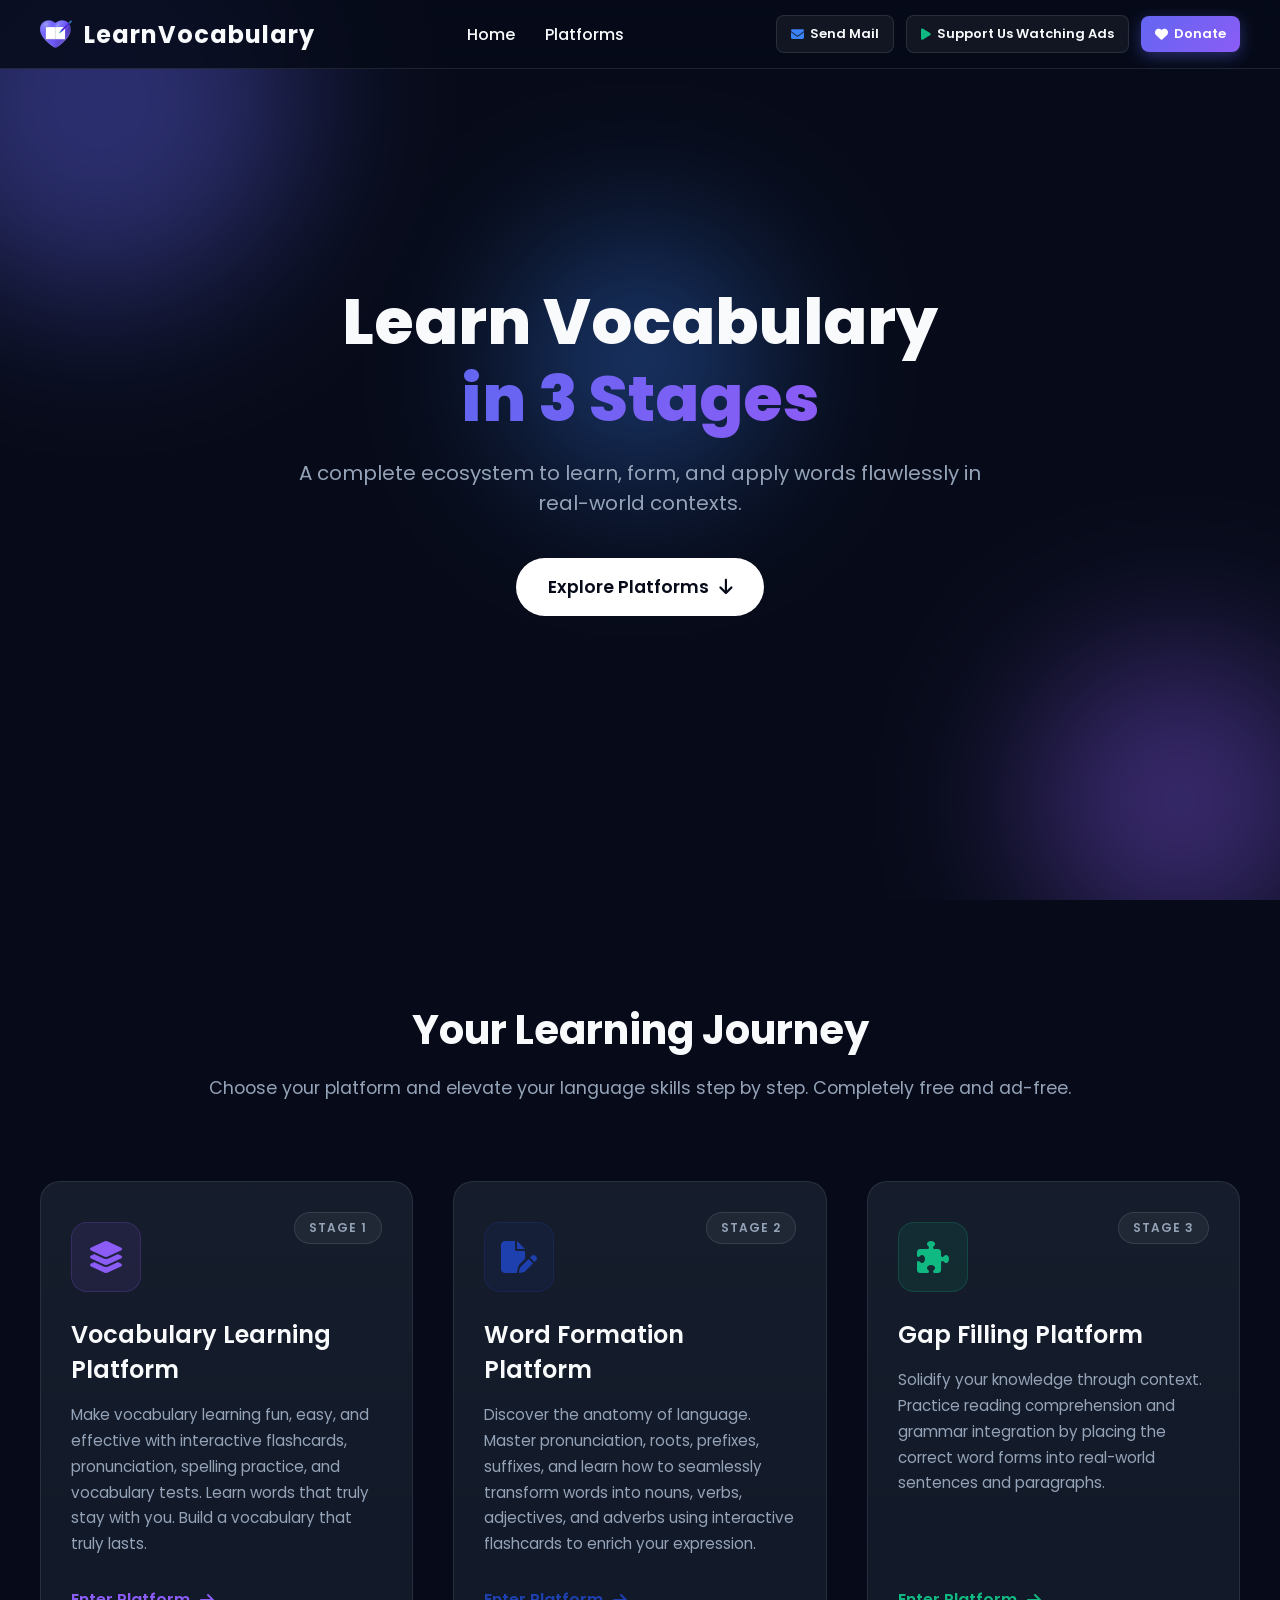
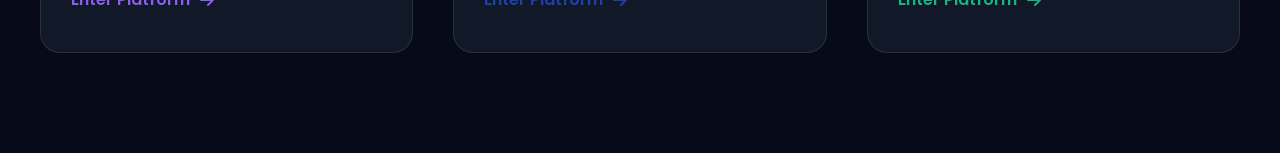
<file: LearnVocabulary.org/index.html>
<!DOCTYPE html>
<html lang="en">
<head>
<meta charset="utf-8">
<meta name="description" content="A complete 3-stage vocabulary learning ecosystem. Learn new words through interactive flashcards, pronunciation, spelling practice, and vocabulary tests, master word formation, and reinforce your knowledge with contextual gap filling exercises. Free, effective, and available in multiple languages.">
<meta name="robots" content="index, follow">
<meta name="author" content="LearnVocabulary">
<meta name="keywords" content="vocabulary learning, vocabulary platform, vocabulary learning system, interactive flashcards, pronunciation, spelling practice, vocabulary test, word formation, gap filling, language learning, multilingual vocabulary, vocabulary builder, learn languages">
<meta property="og:type" content="website">
<meta property="og:title" content="LearnVocabulary - 3-Stage Vocabulary Learning">
<meta property="og:description" content="Learn vocabulary through interactive flashcards, pronunciation, spelling practice, and vocabulary tests, then master word formation and reinforce your knowledge with contextual gap filling. A complete multilingual learning ecosystem, completely free.">
<meta property="og:image" content="https://learnvocabulary.org/learn.ico">
<meta property="og:url" content="https://learnvocabulary.org">
<meta property="og:site_name" content="LearnVocabulary">
<meta name="twitter:card" content="summary_large_image">
<meta name="twitter:title" content="LearnVocabulary - 3-Stage Vocabulary Learning">
<meta name="twitter:description" content="Learn vocabulary with interactive flashcards, pronunciation, spelling practice, vocabulary tests, word formation, and contextual gap filling. Supports multiple languages and is completely free.">
<meta name="twitter:image" content="https://learnvocabulary.org/learn.ico">
<meta name="theme-color" content="#6600ff">
<link rel="canonical" href="https://learnvocabulary.org">
<title>LearnVocabulary - 3-Stage Vocabulary Learning</title>
<link rel="shortcut icon" href="learn.ico">
<link rel="stylesheet" href="https://cdnjs.cloudflare.com/ajax/libs/font-awesome/6.4.0/css/all.min.css">
<link rel="stylesheet" href="style.css">
</head>
<body>

<nav class="navbar" id="navbar">
    <div class="nav-container">
        <a href="#" class="nav-brand">
            <img src="learn.png" alt="LearnVocabulary Logo" class="brand-logo">
            <span>LearnVocabulary</span>
        </a>
        
        <ul class="nav-links">
            <li><a href="#hero">Home</a></li>
            <li><a href="#platforms">Platforms</a></li>
        </ul>
        
        <div class="nav-right">
            <a href="mailto:info@learnvocabulary.org" class="btn-mail">
                <i class="fa-solid fa-envelope"></i> Send Mail
            </a>
            <a href="/ads" class="btn-support">
                <i class="fa-solid fa-play"></i> Support Us Watching Ads
            </a>
            <a href="https://buymeacoffee.com/abcda" class="btn-donate">
                <i class="fa-solid fa-heart"></i> Donate
            </a>
        </div>
    </div>
</nav>

<section class="hero" id="hero">
    <div class="hero-content">
        <h1 class="fade-up">Learn Vocabulary<br><span class="highlight">in 3 Stages</span></h1>
        <p class="fade-up delay-1">A complete ecosystem to learn, form, and apply words flawlessly in real-world contexts.</p>
        <div class="hero-buttons fade-up delay-2">
            <a href="#platforms" class="btn-primary">Explore Platforms <i class="fa-solid fa-arrow-down"></i></a>
        </div>
    </div>
    <div class="bg-shapes">
        <div class="shape shape-1"></div>
        <div class="shape shape-2"></div>
        <div class="shape shape-3"></div>
    </div>
</section>

<section class="platforms-section" id="platforms">
    <div class="section-header reveal">
        <h2>Your Learning Journey</h2>
        <p>Choose your platform and elevate your language skills step by step. Completely free and ad-free.</p>
    </div>
    
    <div class="cards-container">
        <a href="/vocabulary" class="platform-card reveal delay-1">
            <div class="card-glow"></div>
            <div class="icon-wrapper">
                <i class="fa-solid fa-layer-group"></i>
            </div>
            <div class="step-badge">Stage 1</div>
            <h3>Vocabulary Learning Platform</h3>
            <p>Make vocabulary learning fun, easy, and effective with interactive flashcards, pronunciation, spelling practice, and vocabulary tests. Learn words that truly stay with you. Build a vocabulary that truly lasts.</p>
            <span class="enter-link">Enter Platform <i class="fa-solid fa-arrow-right"></i></span>
        </a>

        <a href="/formation" class="platform-card reveal delay-2">
            <div class="card-glow"></div>
            <div class="icon-wrapper">
                <i class="fa-solid fa-file-pen"></i>
            </div>
            <div class="step-badge">Stage 2</div>
            <h3>Word Formation Platform</h3>
            <p>Discover the anatomy of language. Master pronunciation, roots, prefixes, suffixes, and learn how to seamlessly transform words into nouns, verbs, adjectives, and adverbs using interactive flashcards to enrich your expression.</p>
            <span class="enter-link">Enter Platform <i class="fa-solid fa-arrow-right"></i></span>
        </a>

        <a href="/gap-filling" class="platform-card reveal delay-3">
            <div class="card-glow"></div>
            <div class="icon-wrapper">
                <i class="fa-solid fa-puzzle-piece"></i>
            </div>
            <div class="step-badge">Stage 3</div>
            <h3>Gap Filling Platform</h3>
            <p>Solidify your knowledge through context. Practice reading comprehension and grammar integration by placing the correct word forms into real-world sentences and paragraphs.</p>
            <span class="enter-link">Enter Platform <i class="fa-solid fa-arrow-right"></i></span>
        </a>
    </div>
</section>

<script src="script.js"></script>
</body>
</html>
</file>
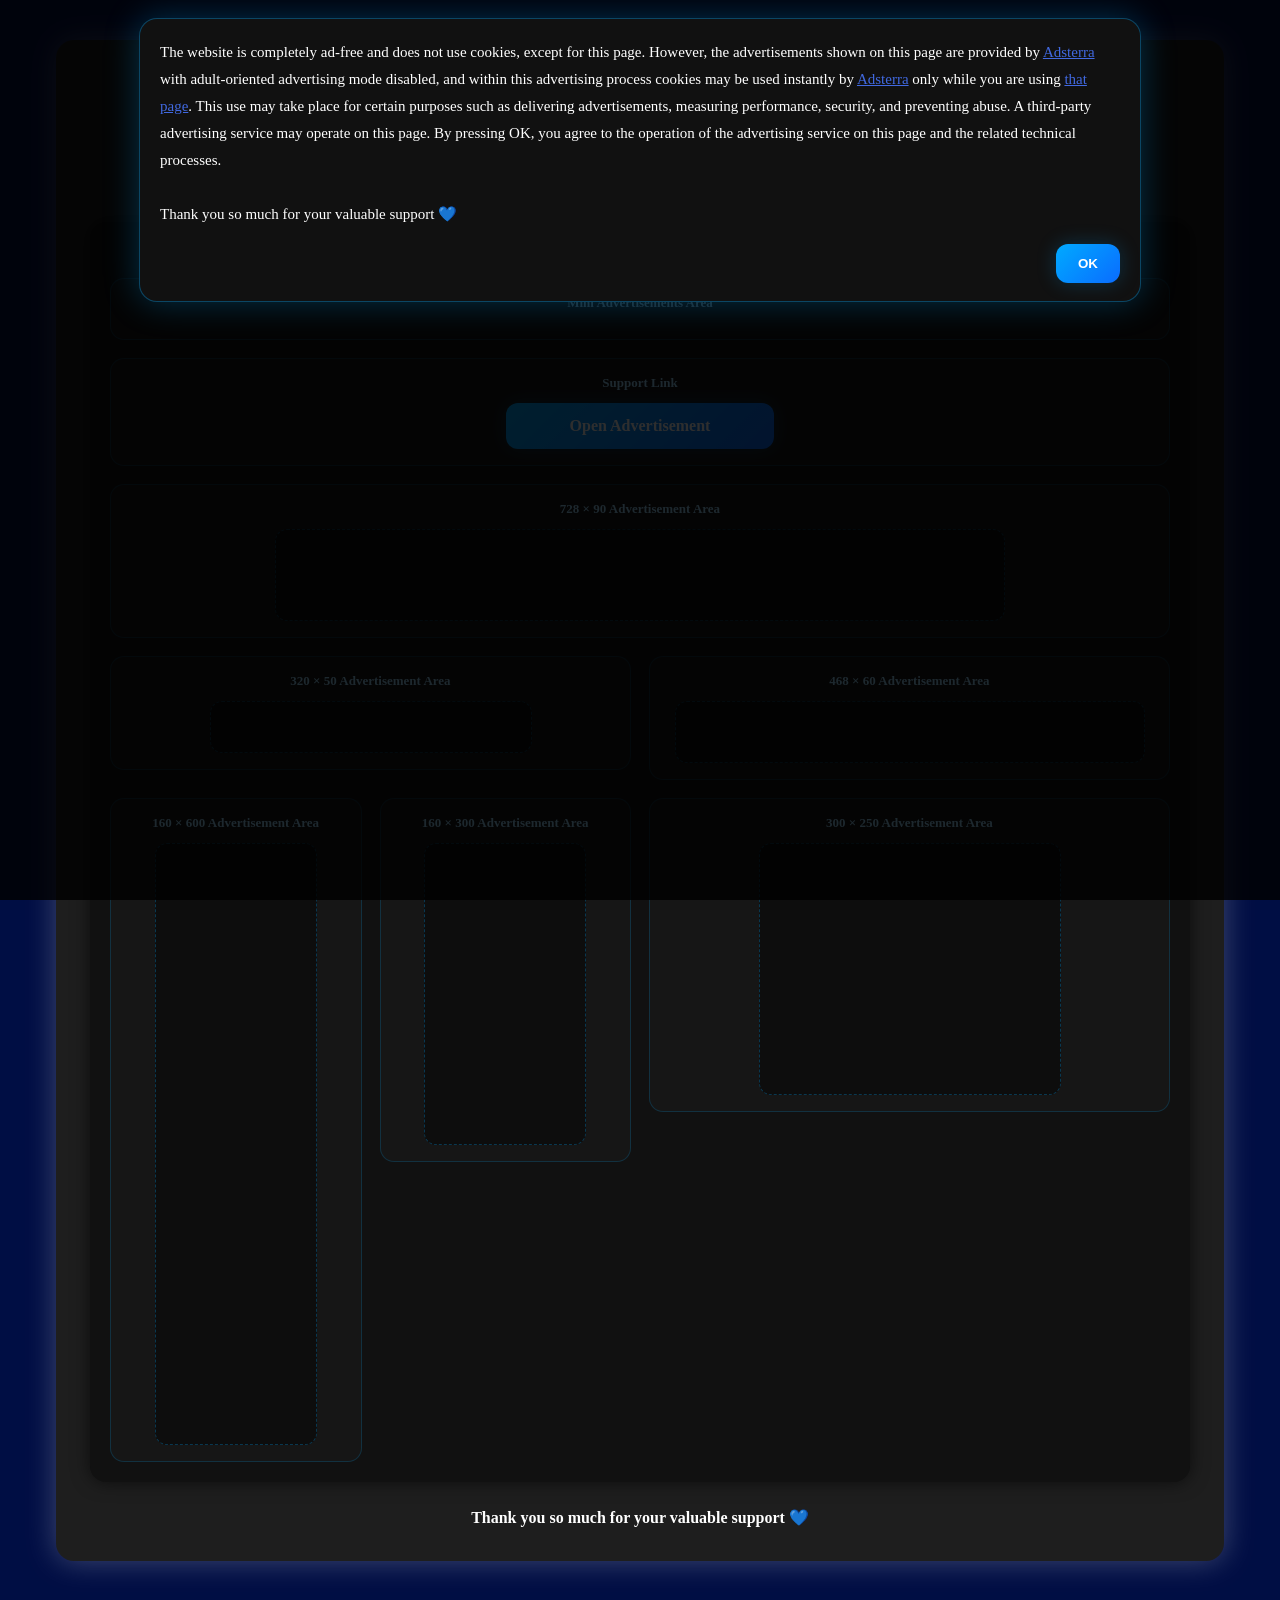
<file: LearnVocabulary.org/ads.html>
<!DOCTYPE html>
<html lang="en">
<head>
<meta charset="UTF-8">
<meta name="viewport" content="width=device-width, initial-scale=1.0">
<title>Support by Watching Ads</title>
<link rel="shortcut icon" href="learn.ico">
<link rel="stylesheet" href="ads.css">
</head>
<body class="notice-open">

<div class="top-notice-overlay" id="topNoticeOverlay"></div>
<div class="top-notice" id="topNotice">
<div class="top-notice-text">The website is completely ad-free and does not use cookies, except for this page. However, the advertisements shown on this page are provided by <a href="https://adsterra.com" style="color:royalblue">Adsterra</a> with adult-oriented advertising mode disabled, and within this advertising process cookies may be used instantly by <a href="https://adsterra.com" style="color:royalblue">Adsterra</a> only while you are using <a href="/ads" style="color:royalblue">that page</a>. This use may take place for certain purposes such as delivering advertisements, measuring performance, security, and preventing abuse. A third-party advertising service may operate on this page. By pressing OK, you agree to the operation of the advertising service on this page and the related technical processes.<br><br> Thank you so much for your valuable support 💙</div>
<div class="top-notice-actions">
<button type="button" class="top-notice-btn" id="topNoticeButton">OK</button>
</div>
</div>

<div class="container">
<h1>Support by Watching Ads</h1>

<div class="badge-wrap">
<div class="badge"><span>In this area, you can voluntarily support the site by watching advertisements.<br>If any content interests you, you may explore it entirely by your own choice.</span></div>
</div>

<div class="ad-frame">
<div class="ad-title">Advertisements Area</div>

<div class="ads-grid">
<div class="ad-card span-12">
<div class="ad-card-title">Mini Advertisements Area</div>
<div class="full-width-center">
<div id="container-2f395279accd1eaa46ea57ce7938da03"></div>
</div>
</div>

<div class="ad-card span-12">
<div class="ad-card-title">Support Link</div>
<div class="direct-link-wrap">
<a class="direct-link-btn" href="https://www.effectivecpmnetwork.com/ix4tuqw6qx?key=837ed7f0798e391ad6600e2ef5bff85b" target="_blank" rel="noopener sponsored">Open Advertisement</a>
</div>
</div>

<div class="ad-card span-12">
<div class="ad-card-title">728 × 90 Advertisement Area</div>
<div class="full-width-center">
<div class="ad-slot ad-728x90" id="slot-728x90"></div>
</div>
</div>

<div class="ad-card span-6">
<div class="ad-card-title">320 × 50 Advertisement Area</div>
<div class="ad-slot ad-320x50" id="slot-320x50"></div>
</div>

<div class="ad-card span-6">
<div class="ad-card-title">468 × 60 Advertisement Area</div>
<div class="ad-slot ad-468x60" id="slot-468x60"></div>
</div>

<div class="ad-card span-3">
<div class="ad-card-title">160 × 600 Advertisement Area</div>
<div class="ad-slot ad-160x600" id="slot-160x600"></div>
</div>

<div class="ad-card span-3">
<div class="ad-card-title">160 × 300 Advertisement Area</div>
<div class="ad-slot ad-160x300" id="slot-160x300"></div>
</div>

<div class="ad-card span-6">
<div class="ad-card-title">300 × 250 Advertisement Area</div>
<div class="ad-slot ad-300x250" id="slot-300x250"></div>
</div>
</div>
</div>

<div class="thanks">Thank you so much for your valuable support 💙</div>
</div>

<script src="ads.js"></script>
</body>
</html>
</file>
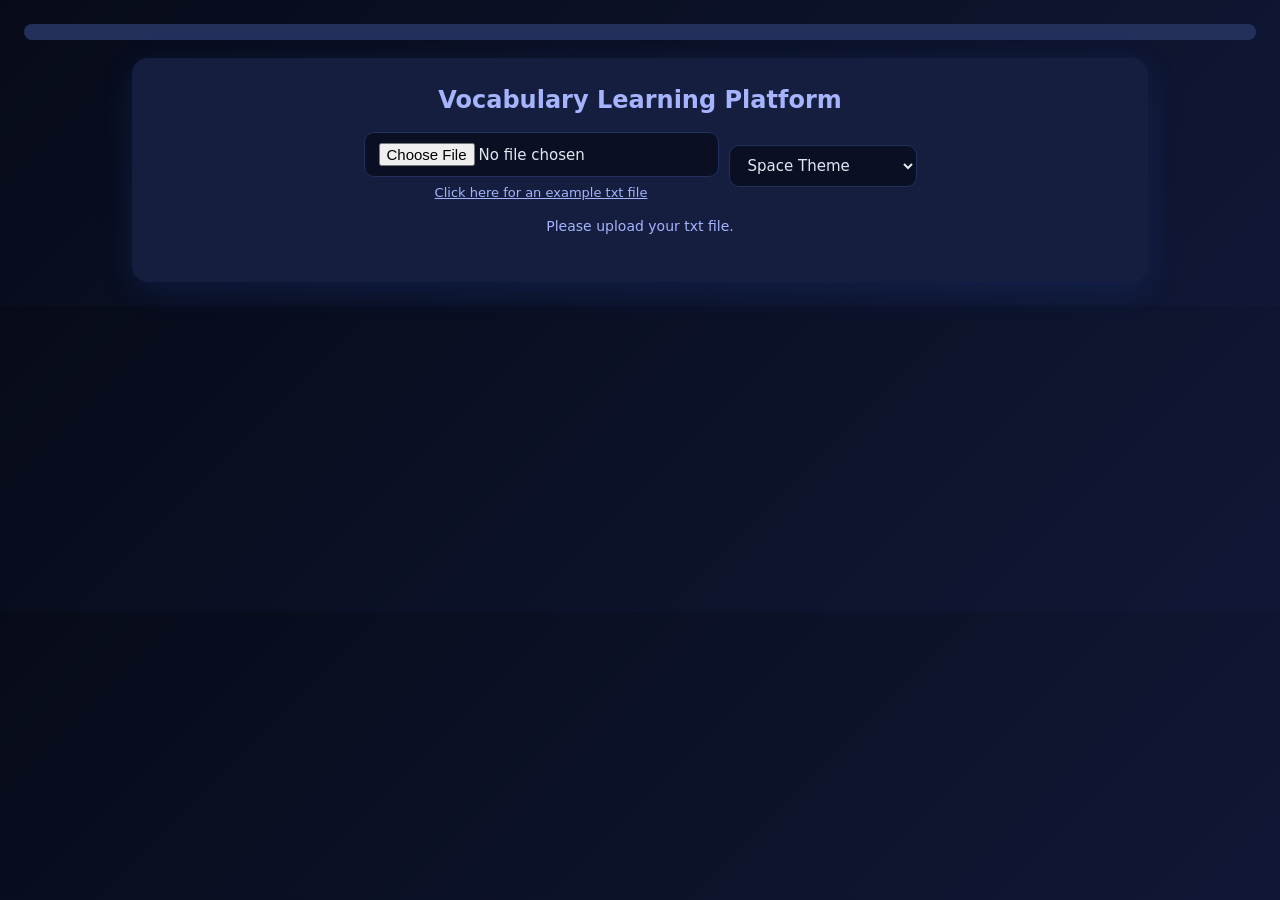
<file: LearnVocabulary.org/index1.html>
<!DOCTYPE html>
<html lang="en">
<head>
<meta charset="utf-8">
<meta name="viewport" content="width=device-width, initial-scale=1.0">
<meta name="description" content="Vocabulary Learning Platform helps you learn new words easily, effectively, and permanently through interactive flashcards, pronunciation, spelling practice, and multiple-choice tests.">
<meta name="robots" content="index, follow">
<meta name="author" content="LearnVocabulary">
<meta name="keywords" content="vocabulary learning platform, vocabulary learning, flashcards, pronunciation, spelling practice, vocabulary quiz, vocabulary test, English vocabulary, language learning, study platform">
<meta property="og:title" content="Vocabulary Learning Platform | Learn Vocabulary Easily">
<meta property="og:description" content="Make vocabulary learning fun, easy, and effective with interactive flashcards, pronunciation, spelling practice, and vocabulary tests. Learn words that truly stay with you. Build a vocabulary that truly lasts."> 
<meta property="og:image" content="https://learnvocabulary.org/learn.ico">
<meta property="og:url" content="https://learnvocabulary.org/vocabulary">
<meta property="og:type" content="website">
<title>Learn Vocabulary Easily - 1</title>
<link rel="shortcut icon" href="learn.ico">
<link rel="stylesheet" href="style1.css">
</head>
<body>

<div class="progress-bar-container"><div class="progress-bar" id="progressBar"></div></div>

<div class="container">
    <h1>Vocabulary Learning Platform</h1>
    
    <div class="controls">
        <div id="fileUploadWrapper" style="display: flex; flex-direction: column; align-items: center; gap: 8px;">
            <label class="small" id="fileLabel">
                <input id="file" type="file" accept=".txt">
            </label>
            <a href="/example.txt" download="example.txt" id="exampleLink" style="display: inline; font-size: 13px; color: var(--text-sec); text-decoration: underline; cursor: pointer; transition: 0.3s;">Click here for an example txt file</a>
        </div>
		
		<select id="themeSel">
			<option value="light">Light Theme</option>
			<option value="dark">Dark Theme</option>
			<option value="space" selected>Space Theme</option>
			<option value="submarine">Submarine Theme</option>
			<option value="ice">Ice Theme</option>
			<option value="ocean">Ocean Theme</option>
			<option value="nature">Nature Theme</option>
			<option value="carrot">Carrot Theme</option>
			<option value="cotton">Cotton Theme</option>
		</select>

        <select id="period" style="display:none">
            <option value="6">6 Words / Set</option>
            <option value="12">12 Words / Set</option>
            <option value="24">24 Words / Set</option>
        </select>
        
        <select id="lang" style="display:none">
            <option value="none">Silent Mode</option>
            <option value="en" selected>English</option>
            <option value="tr">Türkçe</option>
            <option value="de">Deutsch</option>
            <option value="fr">Français</option>
            <option value="es">Español</option>
            <option value="it">Italiano</option>
            <option value="ru">Русский</option>
            <option value="ja">日本語</option>
            <option value="ko">한국어</option>
            <option value="zh">中文</option>
            <option value="ar">العربية</option>
            <option value="pt">Português</option>
            <option value="nl">Nederlands</option>
            <option value="sv">Svenska</option>
            <option value="pl">Polski</option>
            <option value="hi">हिन्दी</option>
            <option value="id">Bahasa Indonesia</option>
            <option value="cs">Čeština</option>
            <option value="el">Ελληνικά</option>
            <option value="he">עברית</option>
            <option value="th">ไทย</option>
            <option value="vi">Tiếng Việt</option>
        </select>
        
        <div id="switchBox" style="display:none">
            <label class="switch">
                <input type="checkbox" id="flashcardSwitch" checked>
                <span class="slider"></span><span class="label">Study Flashcard</span>
            </label>
            <label class="switch">
                <input type="checkbox" id="speechSwitch" checked>
                <span class="slider"></span>
                <span class="label">Word Reading 
                    <span id="wifiIcon" style="display:none; margin-left:4px;" title="Offline">
                        <svg width="16" height="16" viewBox="0 0 24 24" fill="none" stroke="currentColor" stroke-width="2" stroke-linecap="round" stroke-linejoin="round" style="vertical-align: text-bottom; color: var(--error-border);"><line x1="2" y1="2" x2="22" y2="22"></line><path d="M16.72 11.06A10.94 10.94 0 0 1 19 12.55"></path><path d="M5 12.55a10.94 10.94 0 0 1 5.17-2.39"></path><path d="M10.71 5.05A16 16 0 0 1 22.58 9"></path><path d="M1.42 9a15.91 15.91 0 0 1 4.7-2.88"></path><path d="M8.53 16.11a6 6 0 0 1 6.95 0"></path><line x1="12" y1="20" x2="12.01" y2="20"></line></svg>
                    </span>
                </span>
            </label>
            <label class="switch">
                <input type="checkbox" id="musicSwitch" checked>
                <span class="slider"></span><span class="label">Correct Sound</span>
            </label>
        </div>
        
        <button id="start" style="display:none">Start</button>
        <button id="reset" style="display:none">Reset</button>
    </div>
    
    <div class="progress" id="progress"></div>
    
    <div id="flashcardArea" class="card fc-area" style="display:none">
        <div class="fc-box" id="fcBox">
            <div class="fc-word" id="fcWord">Word</div>
            <div class="fc-instruction" id="fcInstruction">Click to see definition and examples</div>
            <div class="fc-details" id="fcDetails">
                <div class="fc-def" id="fcDef">Definition</div>
                <ul class="fc-examples" id="fcExamples"></ul>
            </div>
        </div>
        <button id="fcNextBtn" class="primary-btn" style="display:none; margin-top:15px; width:100%; max-width: 300px; padding:12px;">I Learned It, Next</button>
    </div>

    <div id="quiz" style="display:none">
        <div class="card">
            <div class="definition" id="definition"></div>
            <div class="options" id="options"></div>
            <div class="field" id="writeArea" style="display:none">
                <input id="typed" class="input-typed" placeholder="Please type your answer here." autocomplete="off">
                <button id="checkTyped">Check</button>
            </div>
            <div style="text-align:center">
                <button id="hintBtn">Hint</button>
                <button id="dontKnowBtn">I Don't Know</button>
                <button id="continueBtn">I Learned It</button>
                <button id="correctBtn">My Answer Was Already Correct</button>
            </div>
            <div class="footer">
                <div class="note" id="result"></div>
                <div class="progress" id="counter"></div>
            </div>
        </div>
    </div>
</div>

<audio id="correctSound" src="correctSound.mp3"></audio>
<audio id="finishBatchSound" src="finishBatchSound.mp3"></audio>
<audio id="finishAllSound" src="finishAllSound.mp3"></audio>

<script src="script1.js"></script>
</body>
</html>
</file>
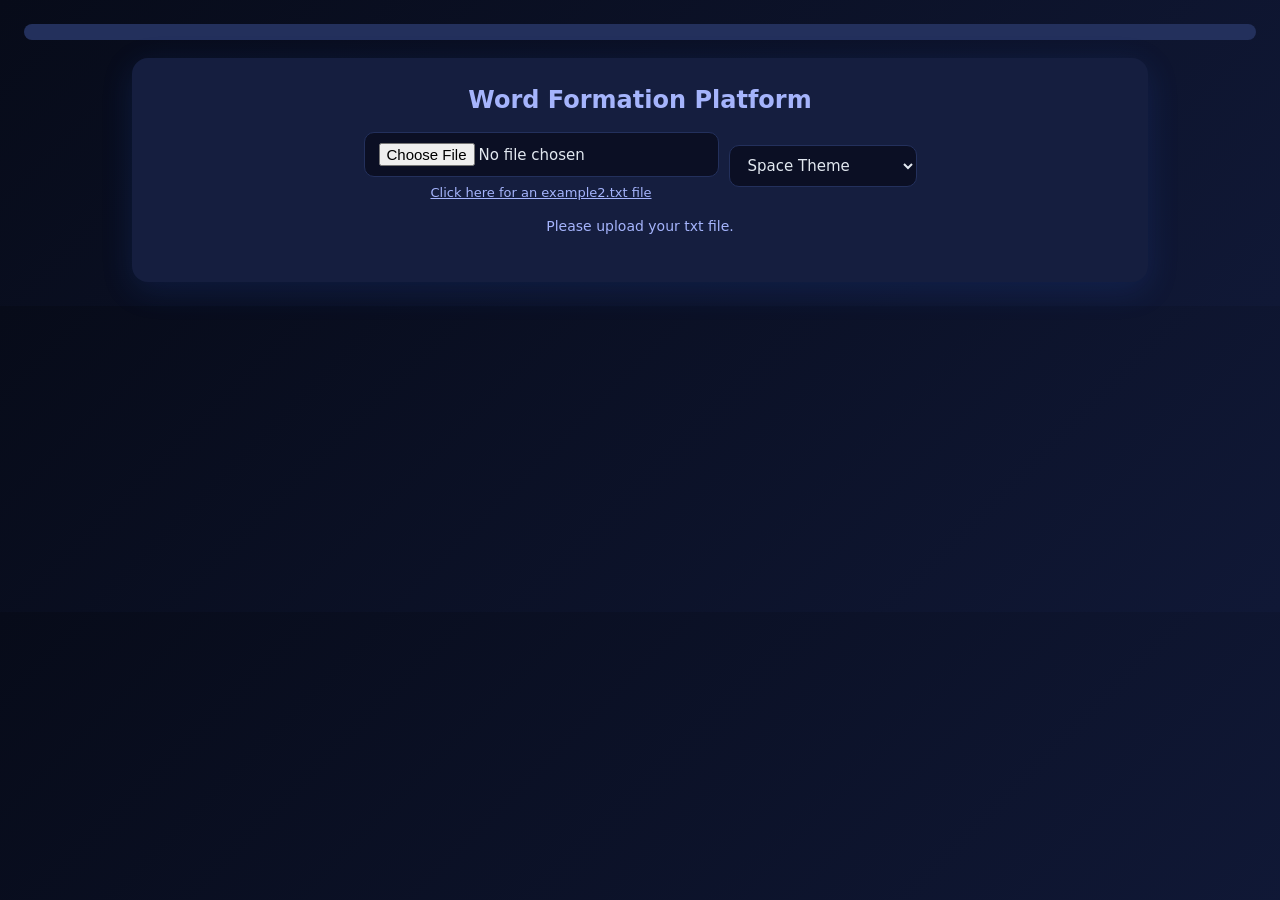
<file: LearnVocabulary.org/index2.html>
<!DOCTYPE html>
<html lang="en">
<head>
<meta charset="utf-8">
<meta name="viewport" content="width=device-width, initial-scale=1.0">
<meta name="description" content="Word Formation Platform helps you learn new word forms easily, effectively, and permanently through interactive flashcards and fill-in-the-blank practice.">
<meta name="robots" content="index, follow">
<meta name="author" content="LearnVocabulary">
<meta name="keywords" content="word formation platform, word formation, word formation questions, vocabulary learning, flashcards, pronunciation, English vocabulary, language learning, study platform">
<meta property="og:title" content="Word Formation Platform | Learn Vocabulary Easily">
<meta property="og:description" content="Discover the anatomy of language. Master pronunciation, roots, prefixes, suffixes, and learn how to seamlessly transform words into nouns, verbs, adjectives, and adverbs using interactive flashcards to enrich your expression.">
<meta property="og:image" content="https://learnvocabulary.org/learn.ico">
<meta property="og:url" content="https://learnvocabulary.org/formation">
<meta property="og:type" content="website">
<title>Learn Vocabulary Easily - 2</title>
<link rel="shortcut icon" href="learn.ico">
<link rel="stylesheet" href="style2.css">
</head>
<body>

<div class="progress-bar-container"><div class="progress-bar" id="progressBar"></div></div>

<div class="container">
    <h1>Word Formation Platform</h1>
    
    <div class="controls">
        <div id="fileUploadWrapper" style="display: flex; flex-direction: column; align-items: center; gap: 8px;">
            <label class="small" id="fileLabel">
                <input id="file" type="file" accept=".txt">
            </label>
            <a href="/example2.txt" download="example2.txt" id="exampleLink" style="display: inline; font-size: 13px; color: var(--text-sec); text-decoration: underline; cursor: pointer; transition: 0.3s;">Click here for an example2.txt file</a>
        </div>
		
		<select id="themeSel">
			<option value="light">Light Theme</option>
			<option value="dark">Dark Theme</option>
			<option value="space" selected>Space Theme</option>
			<option value="submarine">Submarine Theme</option>
			<option value="ice">Ice Theme</option>
			<option value="ocean">Ocean Theme</option>
			<option value="nature">Nature Theme</option>
			<option value="carrot">Carrot Theme</option>
			<option value="cotton">Cotton Theme</option>
		</select>

        <select id="period" style="display:none">
            <option value="4">4 Words / Set</option>
            <option value="8">8 Words / Set</option>
            <option value="12">12 Words / Set</option>
        </select>
        
        <select id="lang" style="display:none">
            <option value="none">Silent Mode</option>
            <option value="en" selected>English</option>
            <option value="tr">Türkçe</option>
            <option value="de">Deutsch</option>
            <option value="fr">Français</option>
            <option value="es">Español</option>
            <option value="it">Italiano</option>
            <option value="ru">Русский</option>
            <option value="ja">日本語</option>
            <option value="ko">한국어</option>
            <option value="zh">中文</option>
            <option value="ar">العربية</option>
            <option value="pt">Português</option>
            <option value="nl">Nederlands</option>
            <option value="sv">Svenska</option>
            <option value="pl">Polski</option>
            <option value="hi">हिन्दी</option>
            <option value="id">Bahasa Indonesia</option>
            <option value="cs">Čeština</option>
            <option value="el">Ελληνικά</option>
            <option value="he">עברית</option>
            <option value="th">ไทย</option>
            <option value="vi">Tiếng Việt</option>
        </select>
        
        <div id="switchBox" style="display:none">
            <label class="switch">
                <input type="checkbox" id="flashcardSwitch" checked>
                <span class="slider"></span><span class="label">Study Flashcard</span>
            </label>
            <label class="switch">
                <input type="checkbox" id="speechSwitch" checked>
                <span class="slider"></span>
                <span class="label">Word Reading 
                    <span id="wifiIcon" style="display:none; margin-left:4px;" title="Offline">
                        <svg width="16" height="16" viewBox="0 0 24 24" fill="none" stroke="currentColor" stroke-width="2" stroke-linecap="round" stroke-linejoin="round" style="vertical-align: text-bottom; color: var(--error-border);"><line x1="2" y1="2" x2="22" y2="22"></line><path d="M16.72 11.06A10.94 10.94 0 0 1 19 12.55"></path><path d="M5 12.55a10.94 10.94 0 0 1 5.17-2.39"></path><path d="M10.71 5.05A16 16 0 0 1 22.58 9"></path><path d="M1.42 9a15.91 15.91 0 0 1 4.7-2.88"></path><path d="M8.53 16.11a6 6 0 0 1 6.95 0"></path><line x1="12" y1="20" x2="12.01" y2="20"></line></svg>
                    </span>
                </span>
            </label>
            <label class="switch">
                <input type="checkbox" id="musicSwitch" checked>
                <span class="slider"></span><span class="label">Correct Sound</span>
            </label>
        </div>
        
        <button id="start" style="display:none">Start</button>
        <button id="reset" style="display:none">Reset</button>
    </div>
    
    <div class="progress" id="progress"></div>
    
    <div id="flashcardArea" class="card fc-area" style="display:none">
        <div class="fc-box" id="fcBox">
            <div class="fc-word" id="fcWord">Word</div>
            <div class="fc-instruction" id="fcInstruction">Click to see all forms and translations</div>
            <div class="fc-details" id="fcDetails">
                <div id="fcPairsContainer"></div>
            </div>
        </div>
        <button id="fcNextBtn" class="primary-btn" style="display:none; margin-top:15px; width:100%; max-width: 300px; padding:12px;">I Learned It, Next</button>
    </div>

    <div id="quiz" style="display:none">
        <div class="card">
            <div class="definition" id="definition"></div>
            <div class="field" id="writeArea" style="display:none">
                <button id="checkTyped">Check</button>
            </div>
            <div style="text-align:center">
                <button id="hintBtn">Hint</button>
                <button id="dontKnowBtn">I Don't Know</button>
                <button id="continueBtn">I Learned It</button>
            </div>
            <div class="footer">
                <div class="note" id="result"></div>
                <div class="progress" id="counter"></div>
            </div>
        </div>
    </div>
</div>

<audio id="correctSound" src="correctSound.mp3"></audio>
<audio id="finishBatchSound" src="finishBatchSound.mp3"></audio>
<audio id="finishAllSound" src="finishAllSound.mp3"></audio>

<script src="script2.js"></script>
</body>
</html>
</file>
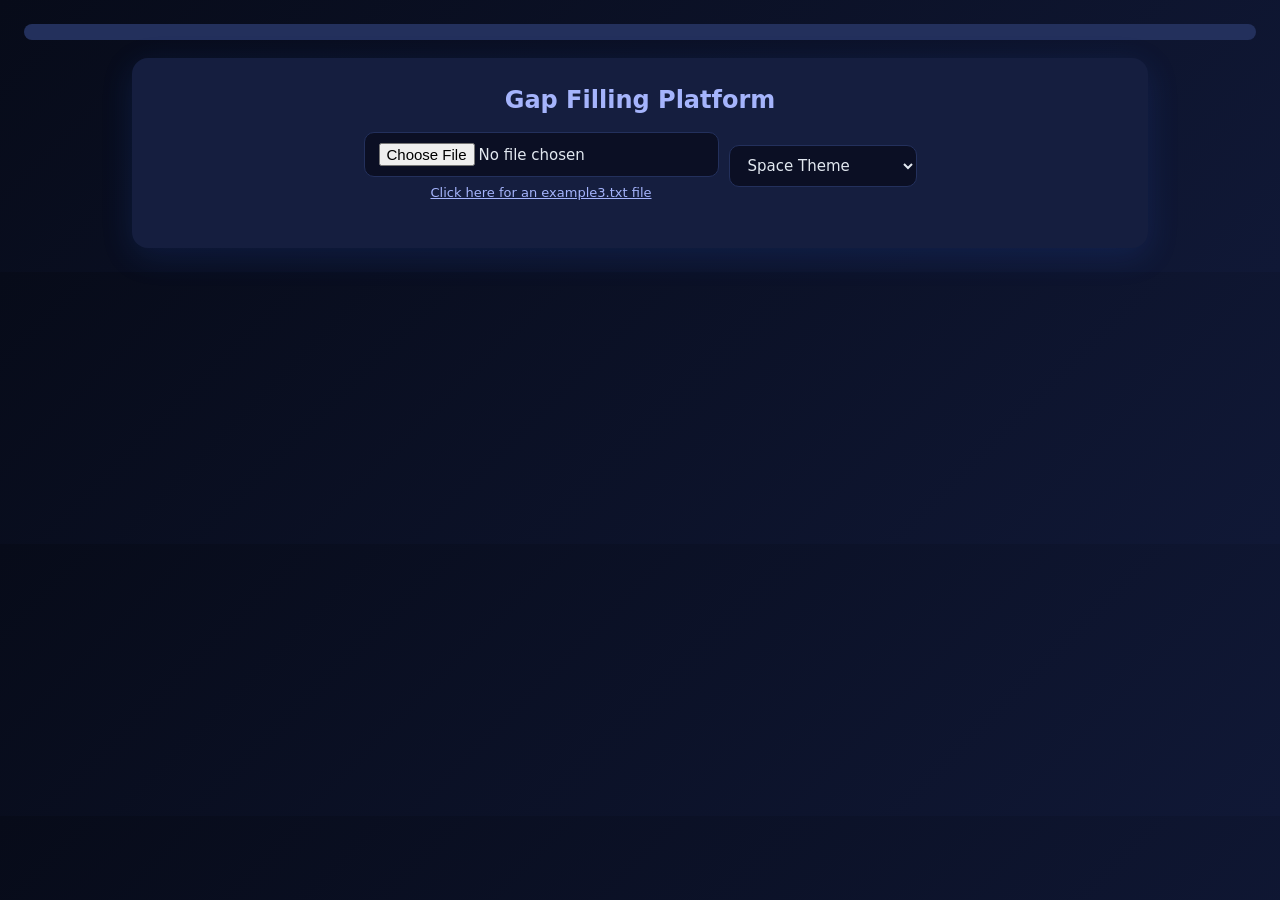
<file: LearnVocabulary.org/index3.html>
<!DOCTYPE html>
<html lang="en">
<head>
<meta charset="utf-8">
<meta name="viewport" content="width=device-width, initial-scale=1.0">
<meta name="description" content="Gap Filling Platform helps you practice context-based vocabulary through interactive gap filling.">
<meta name="robots" content="index, follow">
<meta name="author" content="LearnVocabulary">
<meta name="keywords" content="gap filling platform, gap filling, gap filling questions, vocabulary learning, English vocabulary, language learning, study platform">
<meta property="og:title" content="Gap Filling Platform | Learn Vocabulary Easily">
<meta property="og:description" content="Solidify your knowledge through context. Practice reading comprehension and grammar integration by placing the correct word forms into real-world sentences and paragraphs.">
<meta property="og:image" content="https://learnvocabulary.org/learn.ico">
<meta property="og:url" content="https://learnvocabulary.org/gap-filling">
<meta property="og:type" content="website">
<title>Learn Vocabulary Easily - 3</title>
<link rel="shortcut icon" href="learn.ico">
<link rel="stylesheet" href="style3.css">
</head>
<body>
    
<div class="progress-bar-container"><div class="progress-bar" id="progressBar"></div></div>

<div class="container">
    <h1>Gap Filling Platform</h1>
    
    <div class="controls">
        <div id="fileUploadWrapper" style="display: flex; flex-direction: column; align-items: center; gap: 8px;">
            <label class="small" id="fileLabel">
                <input id="file" type="file" accept=".txt">
            </label>
            <a href="/example3.txt" download="example3.txt" id="exampleLink" style="display: inline; font-size: 13px; color: var(--text-sec); text-decoration: underline; cursor: pointer; transition: 0.3s;">Click here for an example3.txt file</a>
        </div>
        
        <select id="themeSel">
            <option value="light">Light Theme</option>
            <option value="dark">Dark Theme</option>
            <option value="space" selected>Space Theme</option>
            <option value="submarine">Submarine Theme</option>
            <option value="ice">Ice Theme</option>
            <option value="ocean">Ocean Theme</option>
            <option value="nature">Nature Theme</option>
            <option value="carrot">Carrot Theme</option>
            <option value="cotton">Cotton Theme</option>
        </select>
        
        <select id="period" style="display:none">
            <option value="6">6 Words / Set</option>
            <option value="9">9 Words / Set</option>
            <option value="12">12 Words / Set</option>
        </select>
        
        <div id="switchBox" style="display:none">
            <label class="switch">
                <input type="checkbox" id="musicSwitch" checked>
                <span class="slider"></span><span class="label">Correct Sound</span>
            </label>
        </div>
        
        <button id="start" style="display:none">Start</button>
        <button id="reset" style="display:none">Reset</button>
    </div>
    
    <div class="progress" id="progress"></div>
    
    <div id="quiz" style="display:none">
        <div class="card">
            <div class="progress" id="counter" style="font-weight: bold; font-size: 16px; margin-bottom: 10px;"></div>
            
            <div id="wordBank" class="word-bank"></div>
            
            <div id="sentencesArea" class="sentences-area"></div>
            
            <div style="text-align:center; margin-top: 20px;">
                <button id="nextBatchBtn" class="primary-btn" style="display:none; width: 100%; max-width: 300px; padding: 12px; font-size: 16px;">I Learned and Practiced</button>
            </div>
            
            <div class="footer">
                <div class="note" id="result"></div>
            </div>
        </div>
    </div>
</div>

<audio id="correctSound" src="correctSound.mp3"></audio>
<audio id="finishBatchSound" src="finishBatchSound.mp3"></audio>
<audio id="finishAllSound" src="finishAllSound.mp3"></audio>

<script src="script3.js"></script>
</body>
</html>
</file>
<file: LearnVocabulary.org/style.css>
@import url('https://fonts.googleapis.com/css2?family=Poppins:wght@300;400;500;600;700;800&display=swap');

:root {
    --bg-dark: #070b19;
    --bg-card: #111827;
    --primary: #6366f1;
    --secondary: #8b5cf6; 
    --stage1: #8b5cf6;
    --stage2: #1e40af;
    --stage3: #10b981;
    --text-main: #f8fafc;
    --text-muted: #94a3b8;
    --nav-bg: rgba(7, 11, 25, 0.85);
    --glass-border: rgba(255, 255, 255, 0.1);
    --transition: all 0.4s cubic-bezier(0.4, 0, 0.2, 1);
}

* {
    margin: 0;
    padding: 0;
    box-sizing: border-box;
    font-family: 'Poppins', sans-serif;
    scroll-behavior: smooth;
}

body {
    background-color: var(--bg-dark);
    color: var(--text-main);
    overflow-x: hidden;
    min-height: 100vh;
}

.navbar {
    position: fixed;
    top: 0;
    width: 100%;
    z-index: 1000;
    background: var(--nav-bg);
    backdrop-filter: blur(12px);
    border-bottom: 1px solid var(--glass-border);
    transition: var(--transition);
}

.navbar.scrolled {
    padding: 10px 0;
    background: rgba(7, 11, 25, 0.95);
    box-shadow: 0 4px 30px rgba(0, 0, 0, 0.5);
}

.nav-container {
    max-width: 1400px;
    margin: 0 auto;
    padding: 15px 40px;
    display: flex;
    justify-content: space-between;
    align-items: center;
}

.nav-brand {
    display: flex;
    align-items: center;
    gap: 12px;
    text-decoration: none;
    color: var(--text-main);
    font-size: 24px;
    font-weight: 700;
    letter-spacing: 1px;
}

.brand-logo {
    width: 32px;
    height: 32px;
    object-fit: contain;
}

.nav-links {
    display: flex;
    list-style: none;
    gap: 30px;
}

.nav-links a {
    text-decoration: none;
    color: var(--text-main);
    font-weight: 500;
    font-size: 16px;
    position: relative;
    transition: var(--transition);
}

.nav-links a::after {
    content: '';
    position: absolute;
    bottom: -5px;
    left: 0;
    width: 0;
    height: 2px;
    background: var(--primary);
    transition: var(--transition);
}

.nav-links a:hover::after {
    width: 100%;
}

.nav-right {
    display: flex;
    gap: 12px;
    align-items: center;
}

.btn-mail, .btn-support, .btn-donate {
    text-decoration: none;
    padding: 8px 14px;
    border-radius: 8px;
    font-weight: 600;
    font-size: 13px;
    display: flex;
    align-items: center;
    gap: 6px;
    transition: var(--transition);
}

.btn-mail, .btn-support {
    background: rgba(255, 255, 255, 0.05);
    border: 1px solid var(--glass-border);
    color: var(--text-main);
}

.btn-mail:hover, .btn-support:hover {
    background: rgba(255, 255, 255, 0.1);
    transform: translateY(-2px);
}

.btn-mail i {
    color: #3b82f6;
}

.btn-support i {
    color: #10b981;
}

.btn-donate {
    background: linear-gradient(135deg, var(--primary), var(--secondary));
    color: white;
    border: none;
    box-shadow: 0 4px 15px rgba(99, 102, 241, 0.4);
}

.btn-donate:hover {
    transform: translateY(-2px);
    box-shadow: 0 6px 20px rgba(99, 102, 241, 0.6);
}

.hero {
    min-height: 100vh;
    display: flex;
    align-items: center;
    justify-content: center;
    position: relative;
    padding: 100px 20px;
    text-align: center;
    overflow: hidden;
}

.hero-content {
    position: relative;
    z-index: 10;
    max-width: 900px;
}

.hero h1 {
    font-size: 4rem;
    font-weight: 800;
    line-height: 1.2;
    margin-bottom: 20px;
}

.highlight {
    background: linear-gradient(to right, var(--primary), var(--secondary));
    -webkit-background-clip: text;
    -webkit-text-fill-color: transparent;
}

.hero p {
    font-size: 1.25rem;
    color: var(--text-muted);
    margin-bottom: 40px;
    max-width: 700px;
    margin-left: auto;
    margin-right: auto;
}

.btn-primary {
    display: inline-flex;
    align-items: center;
    gap: 10px;
    background: white;
    color: var(--bg-dark);
    padding: 16px 32px;
    border-radius: 50px;
    text-decoration: none;
    font-weight: 600;
    font-size: 1.1rem;
    transition: var(--transition);
}

.btn-primary:hover {
    transform: translateY(-3px) scale(1.05);
    box-shadow: 0 10px 25px rgba(255, 255, 255, 0.2);
}

.bg-shapes {
    position: absolute;
    top: 0;
    left: 0;
    width: 100%;
    height: 100%;
    z-index: 0;
    overflow: hidden;
}

.shape {
    position: absolute;
    border-radius: 50%;
    filter: blur(80px);
    opacity: 0.4;
    animation: float 20s infinite alternate;
}

.shape-1 {
    background: var(--primary);
    width: 400px;
    height: 400px;
    top: -100px;
    left: -100px;
}

.shape-2 {
    background: var(--secondary);
    width: 300px;
    height: 300px;
    bottom: -50px;
    right: -50px;
    animation-delay: -5s;
}

.shape-3 {
    background: #3b82f6;
    width: 250px;
    height: 250px;
    top: 40%;
    left: 50%;
    transform: translate(-50%, -50%);
    animation-delay: -10s;
}

@keyframes float {
    0% { transform: translate(0, 0) rotate(0deg); }
    100% { transform: translate(50px, 50px) rotate(20deg); }
}

.platforms-section {
    padding: 100px 40px;
    max-width: 1400px;
    margin: 0 auto;
    position: relative;
    z-index: 10;
}

.section-header {
    text-align: center;
    margin-bottom: 80px;
}

.section-header h2 {
    font-size: 2.5rem;
    font-weight: 700;
    margin-bottom: 15px;
}

.section-header p {
    color: var(--text-muted);
    font-size: 1.1rem;
}

.cards-container {
    display: grid;
    grid-template-columns: repeat(auto-fit, minmax(350px, 1fr));
    gap: 40px;
}

.platform-card {
    background: var(--bg-card);
    border: 1px solid var(--glass-border);
    border-radius: 20px;
    padding: 40px 30px;
    text-decoration: none;
    color: var(--text-main);
    position: relative;
    display: flex;
    flex-direction: column;
    transition: var(--transition);
    overflow: hidden;
    z-index: 1;
}

.platform-card::before {
    content: '';
    position: absolute;
    top: 0;
    left: 0;
    width: 100%;
    height: 100%;
    background: linear-gradient(180deg, rgba(255,255,255,0.02) 0%, rgba(255,255,255,0) 100%);
    z-index: -1;
}

.card-glow {
    position: absolute;
    width: 150px;
    height: 150px;
    filter: blur(60px);
    border-radius: 50%;
    top: -50px;
    right: -50px;
    opacity: 0;
    transition: var(--transition);
    z-index: -2;
}

.platform-card:nth-child(1) .card-glow { background: var(--stage1); }
.platform-card:nth-child(2) .card-glow { background: var(--stage2); }
.platform-card:nth-child(3) .card-glow { background: var(--stage3); }

.platform-card:hover {
    transform: translateY(-15px);
    border-color: rgba(99, 102, 241, 0.5);
    box-shadow: 0 20px 40px rgba(0, 0, 0, 0.4);
}

.platform-card:hover .card-glow {
    opacity: 0.5;
}

.icon-wrapper {
    width: 70px;
    height: 70px;
    border-radius: 16px;
    display: flex;
    align-items: center;
    justify-content: center;
    margin-bottom: 25px;
    border: 1px solid;
    transition: var(--transition);
}

.platform-card:nth-child(1) .icon-wrapper {
    background: rgba(139, 92, 246, 0.1);
    border-color: rgba(139, 92, 246, 0.2);
}
.platform-card:nth-child(2) .icon-wrapper {
    background: rgba(30, 64, 175, 0.1);
    border-color: rgba(30, 64, 175, 0.2);
}
.platform-card:nth-child(3) .icon-wrapper {
    background: rgba(16, 185, 129, 0.1);
    border-color: rgba(16, 185, 129, 0.2);
}

.platform-card:hover .icon-wrapper {
    transform: scale(1.1) rotate(-5deg);
}

.platform-card:nth-child(1):hover .icon-wrapper { background: var(--stage1); border-color: var(--stage1); }
.platform-card:nth-child(2):hover .icon-wrapper { background: var(--stage2); border-color: var(--stage2); }
.platform-card:nth-child(3):hover .icon-wrapper { background: var(--stage3); border-color: var(--stage3); }

.icon-wrapper i {
    font-size: 32px;
    transition: var(--transition);
}

.platform-card:nth-child(1) .icon-wrapper i { color: var(--stage1); }
.platform-card:nth-child(2) .icon-wrapper i { color: var(--stage2); }
.platform-card:nth-child(3) .icon-wrapper i { color: var(--stage3); }

.platform-card:hover .icon-wrapper i {
    color: white;
}

.step-badge {
    position: absolute;
    top: 30px;
    right: 30px;
    background: rgba(255,255,255,0.05);
    padding: 6px 14px;
    border-radius: 20px;
    font-size: 12px;
    font-weight: 600;
    letter-spacing: 1px;
    text-transform: uppercase;
    color: var(--text-muted);
    border: 1px solid var(--glass-border);
}

.platform-card h3 {
    font-size: 1.5rem;
    font-weight: 600;
    margin-bottom: 15px;
}

.platform-card p {
    color: var(--text-muted);
    font-size: 0.95rem;
    line-height: 1.7;
    margin-bottom: 30px;
    flex-grow: 1;
}

.enter-link {
    display: flex;
    align-items: center;
    gap: 10px;
    font-weight: 600;
    font-size: 1rem;
    transition: var(--transition);
}

.platform-card:nth-child(1) .enter-link { color: var(--stage1); }
.platform-card:nth-child(2) .enter-link { color: var(--stage2); }
.platform-card:nth-child(3) .enter-link { color: var(--stage3); }

.enter-link i {
    transition: transform 0.3s ease;
}

.platform-card:hover .enter-link i {
    transform: translateX(8px);
}

.fade-up {
    opacity: 0;
    transform: translateY(30px);
    animation: fadeUpAnim 0.8s forwards;
}

.delay-1 { animation-delay: 0.2s; }
.delay-2 { animation-delay: 0.4s; }
.delay-3 { animation-delay: 0.6s; }

@keyframes fadeUpAnim {
    to {
        opacity: 1;
        transform: translateY(0);
    }
}

.reveal {
    opacity: 0;
    transform: translateY(50px);
    transition: all 0.8s cubic-bezier(0.5, 0, 0, 1);
}

.reveal.active {
    opacity: 1;
    transform: translateY(0);
}

@media (max-width: 1024px) {
    .nav-links { display: none; } 
}

@media (max-width: 768px) {
    .cards-container { grid-template-columns: 1fr; }
    .hero h1 { font-size: 2.5rem; }
    .nav-right .btn-mail, .nav-right .btn-support { display: none; }
}
</file>
<file: LearnVocabulary.org/ads.css>
html,body{background-color:#000e44;margin:0;padding:0;width:100%;min-height:100%;overflow:auto}
body{display:flex;justify-content:center;align-items:flex-start}
body.notice-open{overflow:hidden}
.container{max-width:1100px;width:calc(100% - 30px);background:#1e1e1e;color:#fff;padding:34px;border-radius:18px;box-shadow:0 0 30px rgba(255,255,255,.25);transition:.35s;text-align:center;margin:40px 15px}
.container:hover{box-shadow:0 0 55px rgba(0,170,255,.7),0 0 110px rgba(0,170,255,.35)}
h1{margin:0 0 14px 0}
.badge-wrap{width:90%;max-width:980px;margin:18px auto 10px auto;display:flex;justify-content:center}
.badge{position:relative;display:inline-flex;align-items:center;gap:10px;padding:12px 18px;border-radius:999px;background:#6600ff;color:#fff;font-weight:800;letter-spacing:.2px;box-shadow:0 0 22px rgba(102,0,255,.6)}
.badge:before{content:"";position:absolute;inset:-2px;border-radius:999px;background:radial-gradient(circle at center,#6600ff 0%,rgba(102,0,255,.9) 50%,rgba(102,0,255,.6) 80%,rgba(102,0,255,.25) 100%);filter:blur(10px);opacity:.9;z-index:-1}
.badge i{color:#fff;filter:drop-shadow(0 0 8px rgba(255,255,255,.6))}
.badge span{font-size:14px;opacity:.98;line-height:1.9;display:block}
.ad-frame{margin-top:16px;padding:20px;background:#111;border-radius:16px;box-shadow:0 0 18px rgba(0,0,0,.6)}
.ad-title{color:#00aaff;font-weight:700;margin-bottom:18px}
.ads-grid{display:grid;grid-template-columns:repeat(12,minmax(0,1fr));gap:18px;align-items:start}
.ad-card{background:#161616;border:1px solid rgba(0,170,255,.18);border-radius:14px;padding:16px;display:flex;flex-direction:column;align-items:center;justify-content:flex-start}
.ad-card-title{font-size:13px;color:#9fdcff;margin-bottom:12px;font-weight:700}
.ad-slot{display:flex;align-items:center;justify-content:center;overflow:hidden;background:#0d0d0d;border:1px dashed rgba(0,170,255,.28);border-radius:12px;position:relative}
.ad-160x300{width:160px;height:300px}
.ad-160x600{width:160px;height:600px}
.ad-300x250{width:300px;height:250px}
.ad-320x50{width:320px;height:50px}
.ad-468x60{width:468px;height:60px}
.ad-728x90{width:728px;height:90px}
.span-3{grid-column:span 3}
.span-4{grid-column:span 4}
.span-6{grid-column:span 6}
.span-12{grid-column:span 12}
.full-width-center{display:flex;justify-content:center;align-items:center;width:100%}
.direct-link-wrap{width:100%;display:flex;justify-content:center}
.direct-link-btn{display:inline-flex;align-items:center;justify-content:center;min-width:220px;padding:14px 24px;border-radius:12px;background:linear-gradient(135deg,#00aaff,#0a6cff);color:#fff;text-decoration:none;font-weight:700;transition:.25s;box-shadow:0 0 20px rgba(0,170,255,.22)}
.direct-link-btn:hover{transform:translateY(-2px);box-shadow:0 0 28px rgba(0,170,255,.38)}
.thanks{margin-top:26px;font-size:16px;font-weight:700}
.top-notice-overlay{position:fixed;inset:0;background:rgba(0,0,0,.82);z-index:9998}
.top-notice{position:fixed;top:18px;left:50%;transform:translateX(-50%);width:min(960px,calc(100% - 24px));background:#111;border:1px solid rgba(0,170,255,.35);border-radius:18px;padding:20px 20px 18px 20px;box-shadow:0 0 35px rgba(0,170,255,.28);z-index:9999;color:#fff}
.top-notice-text{font-size:15px;line-height:1.8;text-align:left}
.top-notice-actions{display:flex;justify-content:flex-end;margin-top:16px}
.top-notice-btn{border:none;border-radius:12px;padding:12px 22px;background:linear-gradient(135deg,#00aaff,#0a6cff);color:#fff;font-weight:700;cursor:pointer;box-shadow:0 0 20px rgba(0,170,255,.22)}
.top-notice-btn:hover{transform:translateY(-2px);filter:brightness(.85)}
@media(max-width:1113px){
.ads-grid{grid-template-columns:repeat(6,minmax(0,1fr))}
.span-12,.span-6,.span-4,.span-3{grid-column:span 6}
.ad-728x90,.ad-468x60,.ad-320x50,.ad-300x250,.ad-160x600,.ad-160x300{max-width:100%}
}
</file>
<file: LearnVocabulary.org/style1.css>
:root {
    --bg-grad: linear-gradient(135deg, #070b19, #101836);
    --card-bg: #151e3f;
    --card-border: #23305c;
    --text-main: #e2e8f0;
    --text-sec: #a5b4fc;
    --primary: #6366f1;
    --primary-hover: #818cf8;
    --success: #dcfce7;
    --success-border: #86efac;
    --error: #fee2e2;
    --error-border: #f87171;
    --input-bg: #0b0f24;
    --example-bg: #1e2954;
    --hover-bg: #1e2954;
    font-family: "Poppins", system-ui, -apple-system, Segoe UI, Roboto, "Helvetica Neue", Arial, sans-serif;
}

[data-theme="light"] {
    --bg-grad: linear-gradient(135deg, #dbeafe, #eff6ff);
    --card-bg: #ffffff;
    --card-border: #c7d2fe;
    --text-main: #0f172a;
    --text-sec: #1e3a8a;
    --primary: #3b82f6;
    --primary-hover: #2563eb;
    --input-bg: #ffffff;
    --example-bg: #f1f5f9;
    --hover-bg: #e0e7ff;
}

[data-theme="dark"] {
    --bg-grad: linear-gradient(135deg, #0f172a, #1e293b);
    --card-bg: #1e293b;
    --card-border: #334155;
    --text-main: #f8fafc;
    --text-sec: #93c5fd;
    --primary: #3b82f6;
    --primary-hover: #60a5fa;
    --input-bg: #0f172a;
    --example-bg: #334155;
    --hover-bg: #334155;
}

[data-theme="space"] {
    --bg-grad: linear-gradient(135deg, #070b19, #101836);
    --card-bg: #151e3f;
    --card-border: #23305c;
    --text-main: #e2e8f0;
    --text-sec: #a5b4fc;
    --primary: #6366f1;
    --primary-hover: #818cf8;
    --input-bg: #0b0f24;
    --example-bg: #1e2954;
    --hover-bg: #1e2954;
}

[data-theme="submarine"] {
    --bg-grad: linear-gradient(135deg, #0f172a, #083344);
    --card-bg: #164e63;
    --card-border: #0ea5e9;
    --text-main: #f0fdfa;
    --text-sec: #4ade80;
    --primary: #f97316;
    --primary-hover: #ea580c;
    --input-bg: #082f49;
    --example-bg: #155e75;
    --hover-bg: #115e59;
    --success: #f97316;
    --success-border: #16a34a;
}

[data-theme="ice"] {
    --bg-grad: linear-gradient(135deg, #f0f9ff, #dbeafe);
    --card-bg: #ffffff;
    --card-border: #93c5fd;
    --text-main: #1e3a8a;
    --text-sec: #3b82f6;
    --primary: #60a5fa;
    --primary-hover: #3b82f6;
    --input-bg: #ffffff;
    --example-bg: #eff6ff;
    --hover-bg: #dbeafe;
}

[data-theme="ocean"] {
    --bg-grad: linear-gradient(135deg, #cffafe, #bae6fd);
    --card-bg: #f0fdfa;
    --card-border: #67e8f9;
    --text-main: #083344;
    --text-sec: #0891b2;
    --primary: #06b6d4;
    --primary-hover: #0891b2;
    --input-bg: #ffffff;
    --example-bg: #cffafe;
    --hover-bg: #bae6fd;
}

[data-theme="nature"] {
    --bg-grad: linear-gradient(135deg, #ecfdf5, #d1fae5);
    --card-bg: #ffffff;
    --card-border: #a7f3d0;
    --text-main: #064e3b;
    --text-sec: #047857;
    --primary: #10b981;
    --primary-hover: #059669;
    --input-bg: #ffffff;
    --example-bg: #ecfdf5;
    --hover-bg: #a7f3d0;
}

[data-theme="carrot"] {
    --bg-grad: linear-gradient(135deg, #fff7ed, #ffedd5);
    --card-bg: #ffffff;
    --card-border: #fb923c;
    --text-main: #14532d;
    --text-sec: #16a34a;
    --primary: #f97316;
    --primary-hover: #ea580c;
    --input-bg: #ffffff;
    --example-bg: #ffedd5;
    --hover-bg: #fdba74;
    --success: #22c55e;
    --success-border: #16a34a;
}

[data-theme="cotton"] {
    --bg-grad: linear-gradient(135deg, #ffe4f1, #ffd6ec);
    --card-bg: #fff7fb;
    --card-border: #ffb6d9;
    --text-main: #7a1f52;
    --text-sec: #d9468f;
    --primary: #ff69b4;
    --primary-hover: #ec4899;
    --input-bg: #ffffff;
    --example-bg: #ffe4f1;
    --hover-bg: #ffd6ec;
}

body {
    margin: 0;
    padding: 24px;
    background: var(--bg-grad);
    color: var(--text-main);
    transition: background 0.3s, color 0.3s;
}

.progress-bar-container { 
    width: 100%; 
    height: 16px; 
    background: var(--card-border); 
    border-radius: 8px; 
    margin-bottom: 18px; 
    overflow: hidden; 
}
.progress-bar { 
    height: 100%; 
    width: 0%; 
    background: var(--primary); 
    transition: width 0.3s; 
}

.container {
    max-width: 960px;
    margin: 0 auto;
    background: var(--card-bg);
    padding: 28px;
    border-radius: 16px;
    box-shadow: 0 8px 32px rgba(37, 99, 235, 0.15);
    transition: background 0.3s;
}

h1 { 
    font-size: 24px; 
    margin: 0 0 18px; 
    text-align: center; 
    color: var(--text-sec); 
}

.controls { 
    display: flex; 
    gap: 10px; 
    flex-wrap: wrap; 
    justify-content: center; 
    margin-bottom: 18px; 
    align-items: center; 
}

button, input, select { 
    font-size: 15px; 
    padding: 10px 14px; 
    border-radius: 10px; 
    border: 1px solid var(--card-border); 
    background: var(--input-bg); 
    color: var(--text-main); 
    cursor: pointer; 
    transition: 0.25s; 
    font-family: inherit;
}

button:hover, select:hover, input[type=file]:hover { 
    background: var(--hover-bg);
    border-color: var(--primary); 
}

button.primary-btn { 
    background: var(--primary); 
    color: white; 
    border: none; 
    font-weight: 500;
}
button.primary-btn:hover { 
    background: var(--primary-hover); 
}

.progress { 
    margin: 10px 0 20px 0; 
    font-size: 14px; 
    color: var(--text-sec); 
    text-align: center; 
}

.card { 
    border-radius: 12px; 
    padding: 22px; 
    border: 1px solid var(--card-border); 
    margin-bottom: 14px; 
    background: var(--card-bg); 
    transition: 0.3s; 
}

.definition { 
    font-size: 20px; 
    margin-bottom: 14px; 
    text-align: center; 
    font-weight: 500; 
    color: var(--text-sec); 
}

.options { 
    display: grid; 
    grid-template-columns: 1fr 1fr; 
    gap: 12px; 
}

.opt-btn { 
    padding: 12px; 
    border-radius: 10px; 
    border: 1px solid var(--card-border); 
    background: var(--input-bg); 
    color: var(--text-main); 
    cursor: pointer; 
    font-size: 15px; 
    transition: 0.25s; 
}
.opt-btn:hover:not(:disabled) { 
    background: var(--hover-bg); 
}
.opt-btn.correct { 
    background: var(--success) !important; 
    border-color: var(--success-border) !important; 
    color: #166534; 
}
.opt-btn.wrong { 
    background: var(--error) !important; 
    border-color: var(--error-border) !important; 
    color: #991b1b; 
}

.field { 
    display: flex; 
    gap: 10px; 
    margin-top: 14px; 
    justify-content: center; 
}
.input-typed { 
    flex: 1; 
    padding: 12px; 
    border-radius: 10px; 
    border: 1px solid var(--card-border); 
    font-size: 15px; 
    outline: none; 
    transition: 0.3s; 
}
.input-typed:focus { 
    border-color: var(--primary); 
}

.small { 
    font-size: 13px; 
    color: var(--text-sec); 
}

.footer { 
    display: flex; 
    justify-content: space-between; 
    align-items: center; 
    gap: 12px; 
    margin-top: 16px; 
}
.footer .note { 
    flex: 1; 
    min-height: 1.2em; 
    font-size: 14px; 
    color: var(--text-sec); 
}
.footer .progress { 
    margin: 0; 
    white-space: nowrap; 
    line-height: 1.2; 
}

.switch { 
    display: flex; 
    align-items: center; 
    gap: 8px; 
    cursor: pointer;
}
.switch input { 
    display: none; 
}
.slider { 
    width: 40px; 
    height: 20px; 
    background: #ccc; 
    border-radius: 20px; 
    position: relative; 
    transition: 0.3s;
}
.slider:before { 
    content: ""; 
    position: absolute; 
    width: 16px; 
    height: 16px; 
    background: #fff; 
    border-radius: 50%; 
    top: 2px; 
    left: 2px; 
    transition: 0.2s; 
}
.switch input:checked + .slider { 
    background: var(--primary); 
}
.switch input:checked + .slider:before { 
    transform: translateX(20px); 
}
.label { 
    font-size: 13px; 
}

#continueBtn, #hintBtn, #correctBtn, #dontKnowBtn { 
    display: none; 
    margin-top: 14px; 
    background: var(--primary); 
    color: #fff; 
    border: none; 
    padding: 10px 16px; 
    border-radius: 10px; 
    cursor: pointer; 
    font-size: 15px; 
    transition: opacity 0.3s ease, background 0.25s; 
}
#continueBtn:hover, #hintBtn:hover, #correctBtn:hover, #dontKnowBtn:hover { 
    background: var(--primary-hover); 
}

#switchBox { 
    display: flex; 
    flex-direction: column; 
    gap: 8px; 
    align-items: flex-start; 
}
#switchBox.single > * { 
    margin-top: auto; 
    margin-bottom: auto; 
    align-self: center; 
}

.fc-area { 
    display: flex; 
    flex-direction: column; 
    align-items: center; 
}
.fc-box { 
    width: 100%; 
    box-sizing: border-box;
    padding: 40px 20px; 
    text-align: center; 
    border: 2px dashed var(--primary); 
    border-radius: 16px; 
    cursor: pointer; 
    transition: 0.3s; 
    background: var(--input-bg); 
}
.fc-box:hover { 
    background: var(--example-bg); 
}
.fc-word { 
    font-size: 32px; 
    font-weight: 700; 
    color: var(--text-sec); 
    margin-bottom: 10px;
}
.fc-instruction { 
    font-size: 14px; 
    color: #64748b; 
    font-style: italic; 
}
.fc-details { 
    display: none; 
    margin-top: 20px; 
    text-align: left; 
    animation: fadeIn 0.4s ease; 
    border-top: 1px solid var(--card-border); 
    padding-top: 20px;
}
.fc-def { 
    font-size: 22px; 
    font-weight: 600; 
    color: var(--primary); 
    margin-bottom: 15px; 
    text-align: center;
}
.fc-examples { 
    background: var(--example-bg); 
    padding: 16px 20px; 
    border-radius: 10px; 
    list-style-type: none; 
    margin: 0; 
}
.fc-examples li { 
    margin-bottom: 10px; 
    font-size: 15px; 
    position: relative; 
    padding-left: 20px;
}
.fc-examples li::before { 
    content: "•"; 
    position: absolute; 
    left: 0; 
    color: var(--primary); 
    font-weight: bold; 
    font-size: 18px;
}
.fc-examples li:last-child { 
    margin-bottom: 0; 
}

@keyframes fadeIn { 
    from { opacity: 0; transform: translateY(-5px); } 
    to { opacity: 1; transform: translateY(0); } 
}
</file>
<file: LearnVocabulary.org/style2.css>
:root {
    --bg-grad: linear-gradient(135deg, #070b19, #101836);
    --card-bg: #151e3f;
    --card-border: #23305c;
    --text-main: #e2e8f0;
    --text-sec: #a5b4fc;
    --primary: #6366f1;
    --primary-hover: #818cf8;
    --success: #dcfce7;
    --success-border: #86efac;
    --error: #fee2e2;
    --error-border: #f87171;
    --input-bg: #0b0f24;
    --example-bg: #1e2954;
    --hover-bg: #1e2954;
    font-family: "Poppins", system-ui, -apple-system, Segoe UI, Roboto, "Helvetica Neue", Arial, sans-serif;
}

[data-theme="light"] {
    --bg-grad: linear-gradient(135deg, #dbeafe, #eff6ff);
    --card-bg: #ffffff;
    --card-border: #c7d2fe;
    --text-main: #0f172a;
    --text-sec: #1e3a8a;
    --primary: #3b82f6;
    --primary-hover: #2563eb;
    --input-bg: #ffffff;
    --example-bg: #f1f5f9;
    --hover-bg: #e0e7ff;
}

[data-theme="dark"] {
    --bg-grad: linear-gradient(135deg, #0f172a, #1e293b);
    --card-bg: #1e293b;
    --card-border: #334155;
    --text-main: #f8fafc;
    --text-sec: #93c5fd;
    --primary: #3b82f6;
    --primary-hover: #60a5fa;
    --input-bg: #0f172a;
    --example-bg: #334155;
    --hover-bg: #334155;
}

[data-theme="space"] {
    --bg-grad: linear-gradient(135deg, #070b19, #101836);
    --card-bg: #151e3f;
    --card-border: #23305c;
    --text-main: #e2e8f0;
    --text-sec: #a5b4fc;
    --primary: #6366f1;
    --primary-hover: #818cf8;
    --input-bg: #0b0f24;
    --example-bg: #1e2954;
    --hover-bg: #1e2954;
}

[data-theme="submarine"] {
    --bg-grad: linear-gradient(135deg, #0f172a, #083344);
    --card-bg: #164e63;
    --card-border: #0ea5e9;
    --text-main: #f0fdfa;
    --text-sec: #4ade80;
    --primary: #f97316;
    --primary-hover: #ea580c;
    --input-bg: #082f49;
    --example-bg: #155e75;
    --hover-bg: #115e59;
    --success: #f97316;
    --success-border: #16a34a;
}

[data-theme="ice"] {
    --bg-grad: linear-gradient(135deg, #f0f9ff, #dbeafe);
    --card-bg: #ffffff;
    --card-border: #93c5fd;
    --text-main: #1e3a8a;
    --text-sec: #3b82f6;
    --primary: #60a5fa;
    --primary-hover: #3b82f6;
    --input-bg: #ffffff;
    --example-bg: #eff6ff;
    --hover-bg: #dbeafe;
}

[data-theme="ocean"] {
    --bg-grad: linear-gradient(135deg, #cffafe, #bae6fd);
    --card-bg: #f0fdfa;
    --card-border: #67e8f9;
    --text-main: #083344;
    --text-sec: #0891b2;
    --primary: #06b6d4;
    --primary-hover: #0891b2;
    --input-bg: #ffffff;
    --example-bg: #cffafe;
    --hover-bg: #bae6fd;
}

[data-theme="nature"] {
    --bg-grad: linear-gradient(135deg, #ecfdf5, #d1fae5);
    --card-bg: #ffffff;
    --card-border: #a7f3d0;
    --text-main: #064e3b;
    --text-sec: #047857;
    --primary: #10b981;
    --primary-hover: #059669;
    --input-bg: #ffffff;
    --example-bg: #ecfdf5;
    --hover-bg: #a7f3d0;
}

[data-theme="carrot"] {
    --bg-grad: linear-gradient(135deg, #fff7ed, #ffedd5);
    --card-bg: #ffffff;
    --card-border: #fb923c;
    --text-main: #14532d;
    --text-sec: #16a34a;
    --primary: #f97316;
    --primary-hover: #ea580c;
    --input-bg: #ffffff;
    --example-bg: #ffedd5;
    --hover-bg: #fdba74;
    --success: #22c55e;
    --success-border: #16a34a;
}

[data-theme="cotton"] {
    --bg-grad: linear-gradient(135deg, #ffe4f1, #ffd6ec);
    --card-bg: #fff7fb;
    --card-border: #ffb6d9;
    --text-main: #7a1f52;
    --text-sec: #d9468f;
    --primary: #ff69b4;
    --primary-hover: #ec4899;
    --input-bg: #ffffff;
    --example-bg: #ffe4f1;
    --hover-bg: #ffd6ec;
}

body {
    margin: 0;
    padding: 24px;
    background: var(--bg-grad);
    color: var(--text-main);
    transition: background 0.3s, color 0.3s;
}

.progress-bar-container { 
    width: 100%; 
    height: 16px; 
    background: var(--card-border); 
    border-radius: 8px; 
    margin-bottom: 18px; 
    overflow: hidden; 
}
.progress-bar { 
    height: 100%; 
    width: 0%; 
    background: var(--primary); 
    transition: width 0.3s; 
}

.container {
    max-width: 960px;
    margin: 0 auto;
    background: var(--card-bg);
    padding: 28px;
    border-radius: 16px;
    box-shadow: 0 8px 32px rgba(37, 99, 235, 0.15);
    transition: background 0.3s;
}

h1 { 
    font-size: 24px; 
    margin: 0 0 18px; 
    text-align: center; 
    color: var(--text-sec); 
}

.controls { 
    display: flex; 
    gap: 10px; 
    flex-wrap: wrap; 
    justify-content: center; 
    margin-bottom: 18px; 
    align-items: center; 
}

button, input[type=file], select { 
    font-size: 15px; 
    padding: 10px 14px; 
    border-radius: 10px; 
    border: 1px solid var(--card-border); 
    background: var(--input-bg); 
    color: var(--text-main); 
    cursor: pointer; 
    transition: 0.25s; 
    font-family: inherit;
}

button:hover, select:hover, input[type=file]:hover { 
    background: var(--hover-bg);
    border-color: var(--primary); 
}

button.primary-btn { 
    background: var(--primary); 
    color: white; 
    border: none; 
    font-weight: 500;
}
button.primary-btn:hover { 
    background: var(--primary-hover); 
}

.progress { 
    margin: 10px 0 20px 0; 
    font-size: 14px; 
    color: var(--text-sec); 
    text-align: center; 
}

.card { 
    border-radius: 12px; 
    padding: 22px; 
    border: 1px solid var(--card-border); 
    margin-bottom: 14px; 
    background: var(--card-bg); 
    transition: 0.3s; 
}

.definition { 
    font-size: 20px; 
    margin-bottom: 14px; 
    text-align: center; 
    font-weight: 500; 
    color: var(--text-sec); 
    line-height: 2.2;
}

.inline-input {
    border: none;
    border-bottom: 2px solid var(--primary);
    background: transparent;
    color: var(--primary);
    font-size: 20px;
    font-family: inherit;
    font-weight: 600;
    width: 130px;
    text-align: center;
    margin: 0 6px;
    outline: none;
    transition: 0.3s;
    padding: 0 5px;
}
.inline-input:focus {
    border-bottom-color: var(--primary-hover);
    width: 150px;
}
.inline-input:disabled {
    opacity: 1;
    background: transparent;
}
.inline-input::placeholder {
    color: var(--text-sec);
    opacity: 0.6;
    font-size: 16px;
    font-weight: 500;
}

.field { 
    display: flex; 
    gap: 10px; 
    margin-top: 14px; 
    justify-content: center; 
}

.small { 
    font-size: 13px; 
    color: var(--text-sec); 
}

.footer { 
    display: flex; 
    justify-content: space-between; 
    align-items: center; 
    gap: 12px; 
    margin-top: 16px; 
}
.footer .note { 
    flex: 1; 
    min-height: 1.2em; 
    font-size: 14px; 
    color: var(--text-sec); 
}
.footer .progress { 
    margin: 0; 
    white-space: nowrap; 
    line-height: 1.2; 
}

.switch { 
    display: flex; 
    align-items: center; 
    gap: 8px; 
    cursor: pointer;
}
.switch input { 
    display: none; 
}
.slider { 
    width: 40px; 
    height: 20px; 
    background: #ccc; 
    border-radius: 20px; 
    position: relative; 
    transition: 0.3s;
}
.slider:before { 
    content: ""; 
    position: absolute; 
    width: 16px; 
    height: 16px; 
    background: #fff; 
    border-radius: 50%; 
    top: 2px; 
    left: 2px; 
    transition: 0.2s; 
}
.switch input:checked + .slider { 
    background: var(--primary); 
}
.switch input:checked + .slider:before { 
    transform: translateX(20px); 
}
.label { 
    font-size: 13px; 
}

#continueBtn, #hintBtn, #dontKnowBtn { 
    display: none; 
    margin-top: 14px; 
    background: var(--primary); 
    color: #fff; 
    border: none; 
    padding: 10px 16px; 
    border-radius: 10px; 
    cursor: pointer; 
    font-size: 15px; 
    transition: opacity 0.3s ease, background 0.25s; 
}
#continueBtn:hover, #hintBtn:hover, #dontKnowBtn:hover { 
    background: var(--primary-hover); 
}

#switchBox { 
    display: flex; 
    flex-direction: column; 
    gap: 8px; 
    align-items: flex-start; 
}
#switchBox.single > * { 
    margin-top: auto; 
    margin-bottom: auto; 
    align-self: center; 
}

.fc-area { 
    display: flex; 
    flex-direction: column; 
    align-items: center; 
}
.fc-box { 
    width: 100%; 
    box-sizing: border-box;
    padding: 40px 20px; 
    text-align: center; 
    border: 2px dashed var(--primary); 
    border-radius: 16px; 
    cursor: pointer; 
    transition: 0.3s; 
    background: var(--input-bg); 
}
.fc-box:hover { 
    background: var(--example-bg); 
}
.fc-word { 
    font-size: 32px; 
    font-weight: 700; 
    color: var(--text-sec); 
    margin-bottom: 10px;
}
.fc-instruction { 
    font-size: 14px; 
    color: #64748b; 
    font-style: italic; 
}
.fc-details { 
    display: none; 
    margin-top: 20px; 
    text-align: left; 
    animation: fadeIn 0.4s ease; 
    border-top: 1px solid var(--card-border); 
    padding-top: 20px;
}
.fc-pair {
    display: flex;
    justify-content: space-between;
    align-items: center;
    background: var(--example-bg);
    padding: 12px 20px;
    margin-bottom: 10px;
    border-radius: 10px;
    font-size: 16px;
    font-weight: 500;
    color: var(--text-main);
    animation: fadeIn 0.3s ease;
}

.fc-pair > *:first-child {
    flex: 1;
    text-align: left;
}

.fc-pair > *:last-child {
    flex: 1;
    text-align: right;
}

.fc-arrow {
    color: var(--primary);
    font-weight: bold;
    margin: 0 15px;
    text-align: center;
}

@keyframes fadeIn { 
    from { opacity: 0; transform: translateY(-5px); } 
    to { opacity: 1; transform: translateY(0); } 
}
</file>
<file: LearnVocabulary.org/style3.css>
:root {
    --bg-grad: linear-gradient(135deg, #070b19, #101836);
    --card-bg: #151e3f;
    --card-border: #23305c;
    --text-main: #e2e8f0;
    --text-sec: #a5b4fc;
    --primary: #6366f1;
    --primary-hover: #818cf8;
    --success: #dcfce7;
    --success-border: #86efac;
    --error: #fee2e2;
    --error-border: #f87171;
    --input-bg: #0b0f24;
    --example-bg: #1e2954;
    --hover-bg: #1e2954;
    font-family: "Poppins", system-ui, -apple-system, Segoe UI, Roboto, "Helvetica Neue", Arial, sans-serif;
}

[data-theme="light"] {
    --bg-grad: linear-gradient(135deg, #dbeafe, #eff6ff);
    --card-bg: #ffffff;
    --card-border: #c7d2fe;
    --text-main: #0f172a;
    --text-sec: #1e3a8a;
    --primary: #3b82f6;
    --primary-hover: #2563eb;
    --input-bg: #ffffff;
    --example-bg: #f1f5f9;
    --hover-bg: #e0e7ff;
}

[data-theme="dark"] {
    --bg-grad: linear-gradient(135deg, #0f172a, #1e293b);
    --card-bg: #1e293b;
    --card-border: #334155;
    --text-main: #f8fafc;
    --text-sec: #93c5fd;
    --primary: #3b82f6;
    --primary-hover: #60a5fa;
    --input-bg: #0f172a;
    --example-bg: #334155;
    --hover-bg: #334155;
}

[data-theme="space"] {
    --bg-grad: linear-gradient(135deg, #070b19, #101836);
    --card-bg: #151e3f;
    --card-border: #23305c;
    --text-main: #e2e8f0;
    --text-sec: #a5b4fc;
    --primary: #6366f1;
    --primary-hover: #818cf8;
    --input-bg: #0b0f24;
    --example-bg: #1e2954;
    --hover-bg: #1e2954;
}

[data-theme="submarine"] {
    --bg-grad: linear-gradient(135deg, #0f172a, #083344);
    --card-bg: #164e63;
    --card-border: #0ea5e9;
    --text-main: #f0fdfa;
    --text-sec: #4ade80;
    --primary: #f97316;
    --primary-hover: #ea580c;
    --input-bg: #082f49;
    --example-bg: #155e75;
    --hover-bg: #115e59;
    --success: #f97316;
    --success-border: #16a34a;
}

[data-theme="ice"] {
    --bg-grad: linear-gradient(135deg, #f0f9ff, #dbeafe);
    --card-bg: #ffffff;
    --card-border: #93c5fd;
    --text-main: #1e3a8a;
    --text-sec: #3b82f6;
    --primary: #60a5fa;
    --primary-hover: #3b82f6;
    --input-bg: #ffffff;
    --example-bg: #eff6ff;
    --hover-bg: #dbeafe;
}

[data-theme="ocean"] {
    --bg-grad: linear-gradient(135deg, #cffafe, #bae6fd);
    --card-bg: #f0fdfa;
    --card-border: #67e8f9;
    --text-main: #083344;
    --text-sec: #0891b2;
    --primary: #06b6d4;
    --primary-hover: #0891b2;
    --input-bg: #ffffff;
    --example-bg: #cffafe;
    --hover-bg: #bae6fd;
}

[data-theme="nature"] {
    --bg-grad: linear-gradient(135deg, #ecfdf5, #d1fae5);
    --card-bg: #ffffff;
    --card-border: #a7f3d0;
    --text-main: #064e3b;
    --text-sec: #047857;
    --primary: #10b981;
    --primary-hover: #059669;
    --input-bg: #ffffff;
    --example-bg: #ecfdf5;
    --hover-bg: #a7f3d0;
}

[data-theme="carrot"] {
    --bg-grad: linear-gradient(135deg, #fff7ed, #ffedd5);
    --card-bg: #ffffff;
    --card-border: #fb923c;
    --text-main: #14532d;
    --text-sec: #16a34a;
    --primary: #f97316;
    --primary-hover: #ea580c;
    --input-bg: #ffffff;
    --example-bg: #ffedd5;
    --hover-bg: #fdba74;
    --success: #22c55e;
    --success-border: #16a34a;
}

[data-theme="cotton"] {
    --bg-grad: linear-gradient(135deg, #ffe4f1, #ffd6ec);
    --card-bg: #fff7fb;
    --card-border: #ffb6d9;
    --text-main: #7a1f52;
    --text-sec: #d9468f;
    --primary: #ff69b4;
    --primary-hover: #ec4899;
    --input-bg: #ffffff;
    --example-bg: #ffe4f1;
    --hover-bg: #ffd6ec;
}

body {
    margin: 0;
    padding: 24px;
    background: var(--bg-grad);
    color: var(--text-main);
    transition: background 0.3s, color 0.3s;
}

.progress-bar-container { 
    width: 100%; 
    height: 16px; 
    background: var(--card-border); 
    border-radius: 8px; 
    margin-bottom: 18px; 
    overflow: hidden; 
}
.progress-bar { 
    height: 100%; 
    width: 0%; 
    background: var(--primary); 
    transition: width 0.3s; 
}

.container {
    max-width: 960px;
    margin: 0 auto;
    background: var(--card-bg);
    padding: 28px;
    border-radius: 16px;
    box-shadow: 0 8px 32px rgba(37, 99, 235, 0.15);
    transition: background 0.3s;
}

h1 { 
    font-size: 24px; 
    margin: 0 0 18px; 
    text-align: center; 
    color: var(--text-sec); 
}

.controls { 
    display: flex; 
    gap: 10px; 
    flex-wrap: wrap; 
    justify-content: center; 
    margin-bottom: 18px; 
    align-items: center; 
}

button, input[type=file], select { 
    font-size: 15px; 
    padding: 10px 14px; 
    border-radius: 10px; 
    border: 1px solid var(--card-border); 
    background: var(--input-bg); 
    color: var(--text-main); 
    cursor: pointer; 
    transition: 0.25s; 
    font-family: inherit;
}

button:hover, select:hover, input[type=file]:hover { 
    background: var(--hover-bg);
    border-color: var(--primary); 
}

button.primary-btn { 
    background: var(--primary); 
    color: white; 
    border: none; 
    font-weight: 500;
}
button.primary-btn:hover { 
    background: var(--primary-hover); 
}

.progress { 
    margin: 10px 0 20px 0; 
    font-size: 14px; 
    color: var(--text-sec); 
    text-align: center; 
}

.card { 
    border-radius: 12px; 
    padding: 22px; 
    border: 1px solid var(--card-border); 
    margin-bottom: 14px; 
    background: var(--card-bg); 
    transition: 0.3s; 
}

.footer { 
    display: flex; 
    justify-content: space-between; 
    align-items: center; 
    gap: 12px; 
    margin-top: 16px; 
}
.footer .note { 
    flex: 1; 
    min-height: 1.2em; 
    font-size: 14px; 
    color: var(--text-sec); 
    text-align: center;
}

.switch { 
    display: flex; 
    align-items: center; 
    gap: 8px; 
    cursor: pointer;
}
.switch input { 
    display: none; 
}
.slider { 
    width: 40px; 
    height: 20px; 
    background: #ccc; 
    border-radius: 20px; 
    position: relative; 
    transition: 0.3s;
}
.slider:before { 
    content: ""; 
    position: absolute; 
    width: 16px; 
    height: 16px; 
    background: #fff; 
    border-radius: 50%; 
    top: 2px; 
    left: 2px; 
    transition: 0.2s; 
}
.switch input:checked + .slider { 
    background: var(--primary); 
}
.switch input:checked + .slider:before { 
    transform: translateX(20px); 
}
.label { 
    font-size: 13px; 
}

.word-bank {
    display: flex;
    flex-wrap: wrap;
    gap: 12px;
    justify-content: center;
    margin-bottom: 24px;
    padding: 20px;
    background: var(--example-bg);
    border-radius: 12px;
    min-height: 60px;
    border: 1px dashed var(--primary);
}

.draggable-word {
    padding: 8px 16px;
    background: var(--input-bg);
    border: 2px solid var(--primary);
    border-radius: 20px;
    cursor: pointer;
    user-select: none;
    transition: 0.2s;
    color: var(--text-main);
    font-weight: 600;
    box-shadow: 0 4px 6px rgba(0,0,0,0.1);
}

.draggable-word:hover {
    background: var(--primary);
    color: white;
    transform: translateY(-2px);
}

.draggable-word.selected {
    background: var(--primary-hover);
    color: white;
    box-shadow: 0 0 12px var(--primary);
    border-color: #fff;
}

.sentences-area {
    display: flex;
    flex-direction: column;
    gap: 16px;
}

.sentence-row {
    font-size: 18px;
    line-height: 2.2;
    padding: 16px;
    background: var(--input-bg);
    border: 1px solid var(--card-border);
    border-radius: 10px;
    color: var(--text-main);
}

.drop-zone {
    display: inline-flex;
    align-items: center;
    justify-content: center;
    min-width: 80px;
    height: 32px;
    border-bottom: 3px solid var(--text-sec);
    margin: 0 6px;
    padding: 0 8px;
    vertical-align: middle;
    cursor: pointer;
    font-weight: 600;
    transition: 0.3s;
    color: var(--text-sec);
    background: transparent;
}

.drop-zone.correct {
    border-bottom-color: var(--success-border);
    color: var(--success-border);
    cursor: default;
}

.drop-zone.correct::after {
    content: " \2714"; 
    font-size: 16px;
    margin-left: 4px;
    color: var(--success-border);
}

.drop-zone.incorrect {
    border-bottom-color: var(--error-border);
    color: var(--error-border);
    cursor: pointer;
}

.drop-zone.incorrect::after {
    content: " \2716"; 
    font-size: 16px;
    margin-left: 4px;
    color: var(--error-border);
}

.drop-zone.incorrect:hover {
    background: rgba(248, 113, 113, 0.1);
    border-radius: 4px 4px 0 0;
}
</file>
